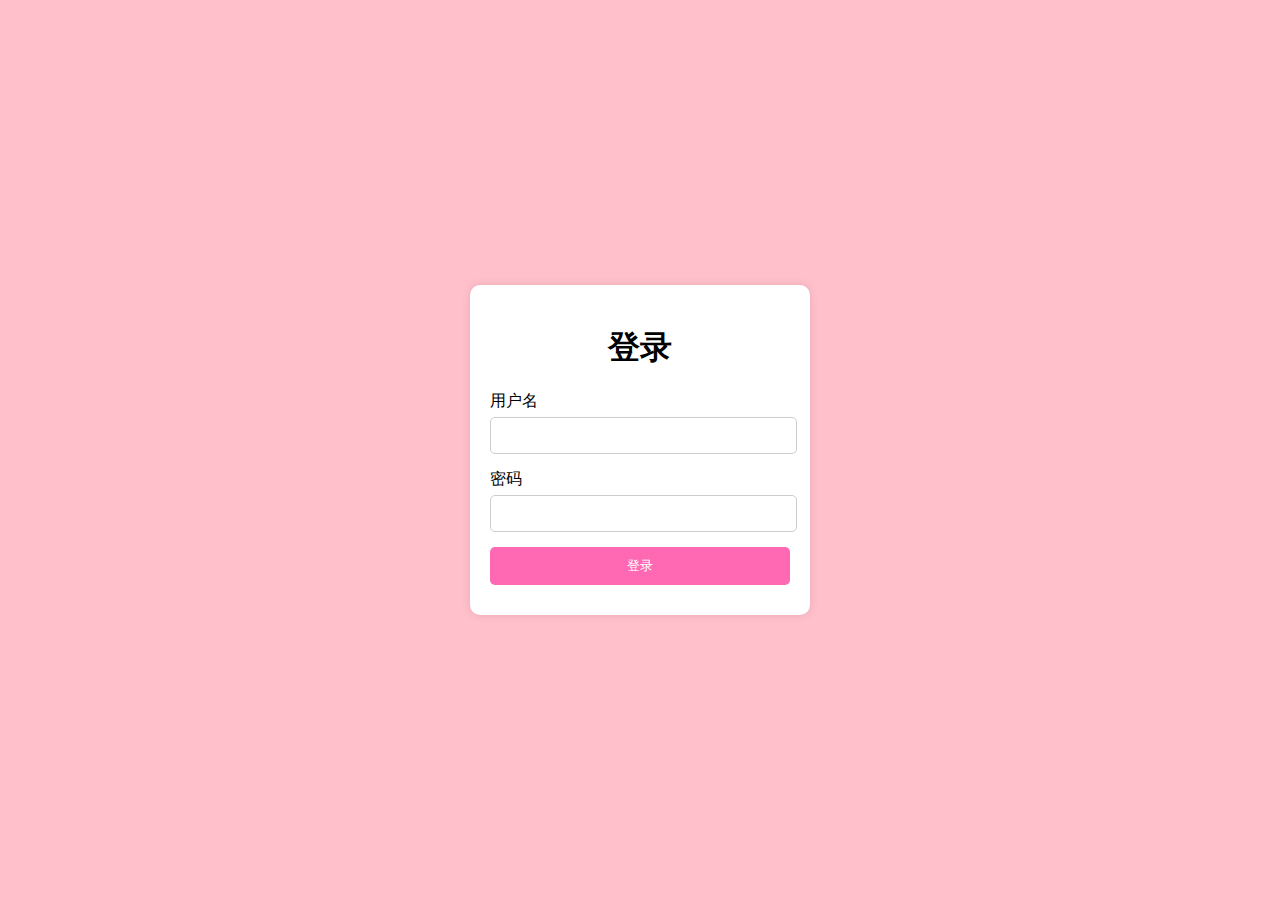
<file: index.html>
<!DOCTYPE html>
<html lang="zh">
<head>
    <meta charset="UTF-8">
    <meta name="viewport" content="width=device-width, initial-scale=1.0">
    <title>登录页面</title>
    <style>
        body {
            background-color: #FFC0CB; /* 粉色背景 */
            font-family: Arial, sans-serif;
            display: flex;
            justify-content: center; /* 水平居中 */
            align-items: center; /* 垂直居中 */
            height: 100vh; /* 100% 高度 */
            margin: 0; /* 去掉默认边距 */
        }
        .login-container {
            background-color: white; /* 背景为白色 */
            padding: 20px;
            border-radius: 10px; /* 圆角 */
            box-shadow: 0 0 10px rgba(0, 0, 0, 0.1); /* 阴影效果 */
            width: 300px; /* 固定宽度 */
        }
        h1 {
            text-align: center; /* 标题居中 */
        }
        .form-group {
            margin-bottom: 15px; /* 表单组之间的间距 */
        }
        label {
            display: block; /* 标签块级显示 */
            margin-bottom: 5px; /* 标签与输入框之间的间距 */
        }
        input[type="text"], input[type="password"] {
            width: 95%; /* 输入框宽度100% */
            padding: 10px; /* 内边距 */
            border: 1px solid #ccc; /* 边框 */
            border-radius: 5px; /* 圆角 */
        }
        .login-button {
            width: 100%; /* 按钮宽度100% */
            padding: 10px;
            background-color: #FF69B4; /* 按钮背景色 */
            color: white; /* 按钮文字颜色 */
            border: none; /* 去掉边框 */
            border-radius: 5px; /* 圆角 */
            cursor: pointer; /* 鼠标指针 */
        }
        .login-button:hover {
            background-color: #FF1493; /* 悬停时的颜色 */
        }
        .error-message {
            color: red; /* 错误信息为红色 */
            text-align: center; /* 居中对齐 */
            margin-top: 10px; /* 顶部间距 */
        }
    </style>
</head>
<body>
    <div class="login-container">
        <h1>登录</h1>
        <form id="loginForm" onsubmit="return validateLogin();">
            <div class="form-group">
                <label for="username">用户名</label>
                <input type="text" id="username" name="username" required>
            </div>
            <div class="form-group">
                <label for="password">密码</label>
                <input type="password" id="password" name="password" required>
            </div>
            <button type="submit" class="login-button">登录</button>
            <div id="error-message" class="error-message"></div>
        </form>
    </div>

    <script>
        const fixedUsername = "cici"; // 固定用户名
        const fixedPassword = "100723"; // 固定密码

        function validateLogin() {
            const username = document.getElementById("username").value;
            const password = document.getElementById("password").value;
            const errorMessage = document.getElementById("error-message");

            if (username !== fixedUsername || password !== fixedPassword) {
                errorMessage.textContent = "用户名或密码错误，请重试。";
                return false; // 阻止表单提交
            }

            // 用户名和密码正确，跳转到 index.html
            window.location.href = "ofter-login.html";
            return false; // 阻止表单的默认提交
        }
    </script>
</body>
</html>
</file>
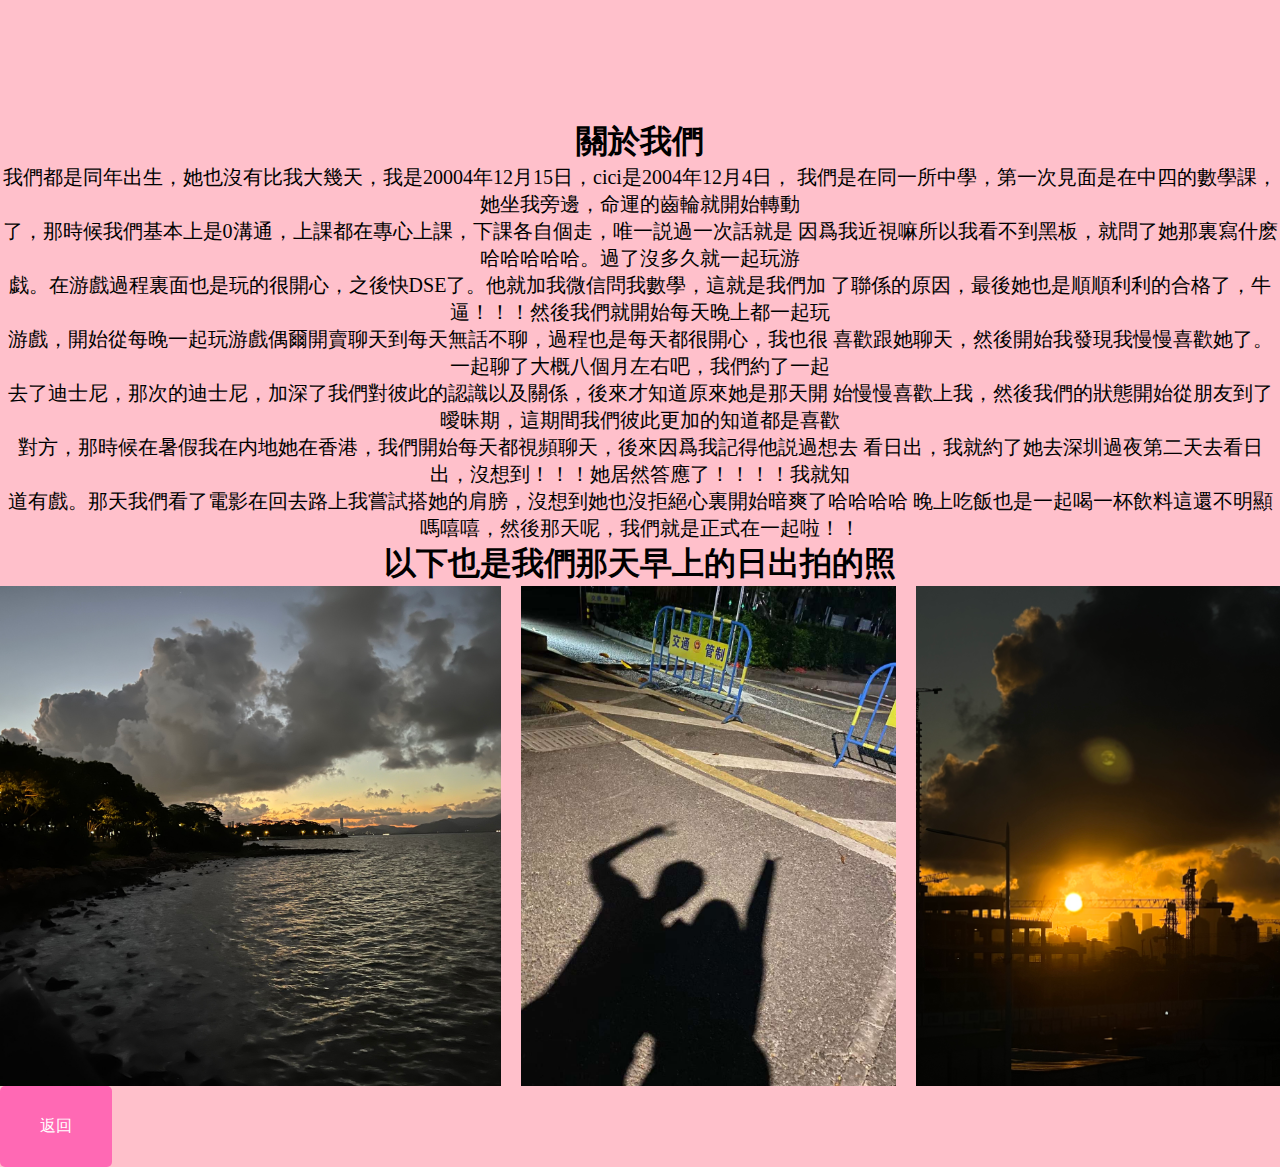
<file: about.html>
<!DOCTYPE html>
<html>
 <head>
    <title>我們的網站</title>
    <link rel="stylesheet" href="css/style.css">
    <title>返回按钮示例</title>
    <style>
       .back-button {
            padding: 30px 40px;
            font-size: 16px;
            background-color: #FF69B4; /* 按钮背景色 */
            color: white; /* 按钮文字颜色 */
            border: none; /* 去掉边框 */
            border-radius: 5px; /* 圆角 */
            cursor: pointer; /* 鼠标指针 */
        }
    </style>
 </head>

 <body>
   <style>
     body{background-color: #FFC0CB;} /*背景顔色 */
     p {
       font-size: 20px; /* 调整文字大小 */
     }
   </style>
    
   <div style="margin-top: 120px; text-align: center;">
      <h1>關於我們</h1>

      <p>我們都是同年出生，她也沒有比我大幾天，我是20004年12月15日，cici是2004年12月4日，
           我們是在同一所中學，第一次見面是在中四的數學課，她坐我旁邊，命運的齒輪就開始轉動<br>
           了，那時候我們基本上是0溝通，上課都在專心上課，下課各自個走，唯一説過一次話就是
           因爲我近視嘛所以我看不到黑板，就問了她那裏寫什麽哈哈哈哈哈。過了沒多久就一起玩游<br>
           戯。在游戲過程裏面也是玩的很開心，之後快DSE了。他就加我微信問我數學，這就是我們加
           了聯係的原因，最後她也是順順利利的合格了，牛逼！！！然後我們就開始每天晚上都一起玩<br>
           游戲，開始從每晚一起玩游戲偶爾開賣聊天到每天無話不聊，過程也是每天都很開心，我也很
           喜歡跟她聊天，然後開始我發現我慢慢喜歡她了。一起聊了大概八個月左右吧，我們約了一起<br>
           去了迪士尼，那次的迪士尼，加深了我們對彼此的認識以及關係，後來才知道原來她是那天開
           始慢慢喜歡上我，然後我們的狀態開始從朋友到了曖昧期，這期間我們彼此更加的知道都是喜歡<br>
           對方，那時候在暑假我在内地她在香港，我們開始每天都視頻聊天，後來因爲我記得他説過想去
           看日出，我就約了她去深圳過夜第二天去看日出，沒想到！！！她居然答應了！！！！我就知<br>
           道有戲。那天我們看了電影在回去路上我嘗試搭她的肩膀，沒想到她也沒拒絕心裏開始暗爽了哈哈哈哈
           晚上吃飯也是一起喝一杯飲料這還不明顯嗎嘻嘻，然後那天呢，我們就是正式在一起啦！！

      </p>

      <h1>以下也是我們那天早上的日出拍的照</h1>

    </div>
   <div class="image-container">
        <img src="Sunrise1.jpg" alt="日出1">
        <img src="Sunrise2.jpg" alt="日出2">
        <img src="Sunrise3.jpg" alt="日出3">
   </div>
   <button class="back-button" onclick="window.history.back();">返回</button>
 </body>

</html>
</file>
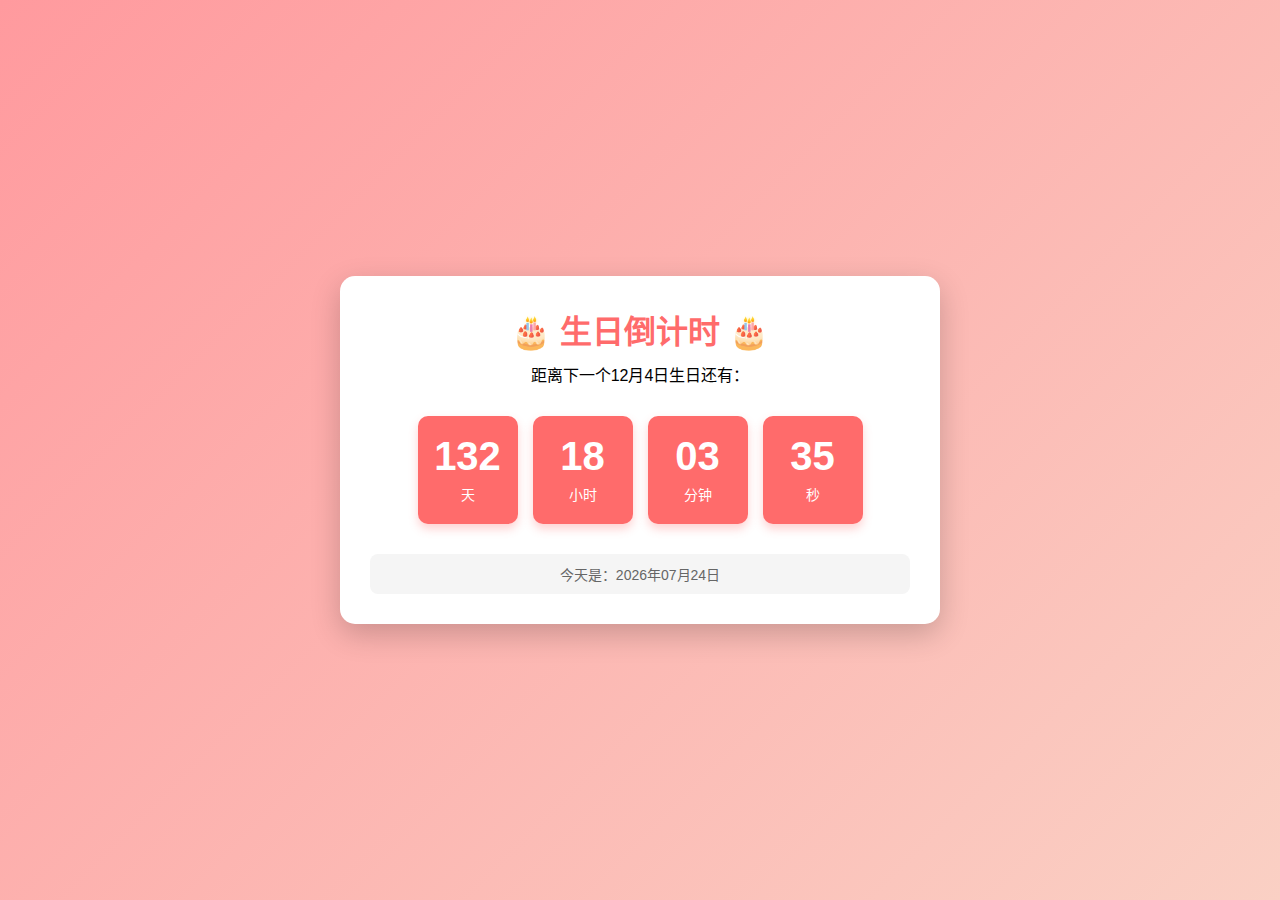
<file: birthday.html>
<!DOCTYPE html>
<html lang="zh-CN">
<head>
    <meta charset="UTF-8">
    <meta name="viewport" content="width=device-width, initial-scale=1.0">
    <title>生日倒计时 - 12月4日</title>
    <style>
        * {
            margin: 0;
            padding: 0;
            box-sizing: border-box;
            font-family: Arial, sans-serif;
        }
        
        body {
            background: linear-gradient(135deg, #ff9a9e, #fad0c4);
            min-height: 100vh;
            display: flex;
            justify-content: center;
            align-items: center;
            padding: 20px;
        }
        
        .container {
            max-width: 600px;
            width: 100%;
            background: white;
            border-radius: 15px;
            padding: 30px;
            text-align: center;
            box-shadow: 0 10px 30px rgba(0,0,0,0.2);
        }
        
        h1 {
            color: #ff6b6b;
            margin-bottom: 10px;
        }
        
        .birthday-date {
            font-size: 24px;
            color: #ff6b6b;
            font-weight: bold;
            margin: 15px 0;
            padding: 10px;
            background: #fff0f0;
            border-radius: 8px;
            display: inline-block;
        }
        
        .countdown {
            display: flex;
            justify-content: center;
            gap: 15px;
            margin: 30px 0;
            flex-wrap: wrap;
        }
        
        .time-box {
            background: #ff6b6b;
            color: white;
            padding: 20px 15px;
            border-radius: 10px;
            min-width: 100px;
            box-shadow: 0 5px 10px rgba(255, 107, 107, 0.3);
        }
        
        .number {
            font-size: 40px;
            font-weight: bold;
            line-height: 1;
        }
        
        .label {
            font-size: 14px;
            margin-top: 8px;
        }
        
        .birthday-message {
            background: #ffefef;
            padding: 20px;
            border-radius: 10px;
            margin: 20px 0;
            display: none;
            animation: pulse 1s infinite;
        }
        
        .birthday-message.show {
            display: block;
        }
        
        .celebrate {
            font-size: 50px;
            margin: 10px 0;
        }
        
        @keyframes pulse {
            0% { transform: scale(1); }
            50% { transform: scale(1.05); }
            100% { transform: scale(1); }
        }
        
        .confetti {
            position: fixed;
            width: 15px;
            height: 15px;
            pointer-events: none;
            opacity: 0.8;
            z-index: 1000;
        }
        
        button {
            background: #4ecdc4;
            color: white;
            border: none;
            padding: 12px 30px;
            font-size: 16px;
            border-radius: 50px;
            cursor: pointer;
            margin-top: 10px;
            transition: all 0.3s;
        }
        
        button:hover {
            background: #3dbcb4;
            transform: translateY(-2px);
        }
        
        .current-date {
            margin-top: 20px;
            font-size: 14px;
            color: #666;
            padding: 10px;
            background: #f5f5f5;
            border-radius: 8px;
        }
        
        .footer {
            margin-top: 30px;
            color: #777;
            font-size: 14px;
        }
    </style>
</head>
<body>
    <div class="container">
        <h1>🎂 生日倒计时 🎂</h1>
        <p>距离下一个12月4日生日还有：</p>
        
        <div class="countdown">
            <div class="time-box">
                <div class="number" id="days">0</div>
                <div class="label">天</div>
            </div>
            <div class="time-box">
                <div class="number" id="hours">0</div>
                <div class="label">小时</div>
            </div>
            <div class="time-box">
                <div class="number" id="minutes">0</div>
                <div class="label">分钟</div>
            </div>
            <div class="time-box">
                <div class="number" id="seconds">0</div>
                <div class="label">秒</div>
            </div>
        </div>
        
        <div class="birthday-message" id="birthdayMessage">
            <div class="celebrate">🎉🎂🎁</div>
            <h2>生日快乐！</h2>
            <p>今天是12月4日，祝你生日快乐！</p>
            <button onclick="stopCelebration()">停止庆祝</button>
        </div>
        
        <div class="current-date">
            今天是：<span id="currentDate"></span>
        </div>
        
    </div>

    <script>
        // 固定生日日期：12月4日
        const BIRTHDAY_MONTH = 11; // 月份是0-11，12月是11
        const BIRTHDAY_DAY = 4;
        
        let isCelebrating = false;
        let confettiInterval;
        
        // 显示当前日期
        function updateCurrentDate() {
            const now = new Date();
            const year = now.getFullYear();
            const month = String(now.getMonth() + 1).padStart(2, '0');
            const day = String(now.getDate()).padStart(2, '0');
            document.getElementById('currentDate').textContent = `${year}年${month}月${day}日`;
        }
        
        function startCountdown() {
            updateCountdown();
            // 每秒更新一次
            setInterval(updateCountdown, 1000);
        }
        
        function updateCountdown() {
            const now = new Date();
            
            // 计算下一个12月4日
            let nextBirthday = new Date(now.getFullYear(), BIRTHDAY_MONTH, BIRTHDAY_DAY);
            
            // 检查今天是否是12月4日
            const isBirthdayToday = 
                now.getDate() === BIRTHDAY_DAY && 
                now.getMonth() === BIRTHDAY_MONTH;
            
            // 如果是生日当天，显示庆祝效果
            if (isBirthdayToday && !isCelebrating) {
                celebrateBirthday();
            }
            
            // 如果是生日当天，倒计时应该是0
            if (isBirthdayToday) {
                document.getElementById('days').textContent = '0';
                document.getElementById('hours').textContent = '00';
                document.getElementById('minutes').textContent = '00';
                document.getElementById('seconds').textContent = '00';
                return;
            }
            
            // 如果今年生日已经过了，计算明年生日
            if (nextBirthday < now) {
                nextBirthday.setFullYear(now.getFullYear() + 1);
            }
            
            // 计算时间差（毫秒）
            const diff = nextBirthday - now;
            
            // 计算天、时、分、秒
            const days = Math.floor(diff / (1000 * 60 * 60 * 24));
            const hours = Math.floor((diff % (1000 * 60 * 60 * 24)) / (1000 * 60 * 60));
            const minutes = Math.floor((diff % (1000 * 60 * 60)) / (1000 * 60));
            const seconds = Math.floor((diff % (1000 * 60)) / 1000);
            
            // 更新显示
            document.getElementById('days').textContent = days;
            document.getElementById('hours').textContent = String(hours).padStart(2, '0');
            document.getElementById('minutes').textContent = String(minutes).padStart(2, '0');
            document.getElementById('seconds').textContent = String(seconds).padStart(2, '0');
        }
        
        function celebrateBirthday() {
            isCelebrating = true;
            
            // 显示生日消息
            document.getElementById('birthdayMessage').classList.add('show');
            
            // 创建五彩纸屑
            createConfetti();
            
            // 播放生日快乐声音
            playBirthdaySound();
        }
        
        function createConfetti() {
            const colors = ['#ff6b6b', '#4ecdc4', '#ffd166', '#06d6a0', '#118ab2', '#ef476f'];
            
            // 创建150个五彩纸屑
            for (let i = 0; i < 150; i++) {
                createSingleConfetti(colors);
            }
            
            // 持续创建纸屑直到停止
            confettiInterval = setInterval(() => {
                if (isCelebrating) {
                    for (let i = 0; i < 20; i++) {
                        createSingleConfetti(colors);
                    }
                }
            }, 500);
        }
        
        function createSingleConfetti(colors) {
            const confetti = document.createElement('div');
            confetti.className = 'confetti';
            
            const color = colors[Math.floor(Math.random() * colors.length)];
            const size = Math.random() * 15 + 5;
            const left = Math.random() * 100;
            const animationDuration = Math.random() * 3 + 2;
            
            confetti.style.backgroundColor = color;
            confetti.style.width = `${size}px`;
            confetti.style.height = `${size}px`;
            confetti.style.left = `${left}vw`;
            confetti.style.top = '-20px';
            confetti.style.borderRadius = '50%';
            confetti.style.position = 'fixed';
            confetti.style.zIndex = '1000';
            confetti.style.pointerEvents = 'none';
            
            // 添加动画
            confetti.style.animation = `fall ${animationDuration}s linear forwards`;
            
            document.body.appendChild(confetti);
            
            // 动画结束后移除元素
            setTimeout(() => {
                if (confetti.parentNode) {
                    confetti.remove();
                }
            }, animationDuration * 1000);
        }
        
        // 添加下落动画到样式
        const style = document.createElement('style');
        style.textContent = `
            @keyframes fall {
                0% {
                    transform: translateY(0) rotate(0deg);
                    opacity: 1;
                }
                100% {
                    transform: translateY(100vh) rotate(360deg);
                    opacity: 0;
                }
            }
        `;
        document.head.appendChild(style);
        
        function playBirthdaySound() {
            // 创建简单的生日快乐音频
            const audioContext = new (window.AudioContext || window.webkitAudioContext)();
            
            // 生日快乐歌的旋律（简版）
            const melody = [
                {note: 'C4', duration: 0.5},
                {note: 'C4', duration: 0.5},
                {note: 'D4', duration: 1},
                {note: 'C4', duration: 1},
                {note: 'F4', duration: 1},
                {note: 'E4', duration: 2}
            ];
            
            const noteFreq = {
                'C4': 261.63,
                'D4': 293.66,
                'E4': 329.63,
                'F4': 349.23
            };
            
            let time = audioContext.currentTime;
            
            melody.forEach(tone => {
                const oscillator = audioContext.createOscillator();
                const gainNode = audioContext.createGain();
                
                oscillator.connect(gainNode);
                gainNode.connect(audioContext.destination);
                
                oscillator.frequency.value = noteFreq[tone.note];
                oscillator.type = 'sine';
                
                gainNode.gain.setValueAtTime(0, time);
                gainNode.gain.linearRampToValueAtTime(0.1, time + 0.01);
                gainNode.gain.exponentialRampToValueAtTime(0.01, time + tone.duration);
                
                oscillator.start(time);
                oscillator.stop(time + tone.duration);
                
                time += tone.duration;
            });
        }
        
        function stopCelebration() {
            isCelebrating = false;
            
            // 隐藏生日消息
            document.getElementById('birthdayMessage').classList.remove('show');
            
            // 停止纸屑生成
            if (confettiInterval) {
                clearInterval(confettiInterval);
            }
            
            // 移除所有五彩纸屑
            const confettiElements = document.querySelectorAll('.confetti');
            confettiElements.forEach(confetti => confetti.remove());
        }
        
        // 页面加载时自动开始倒计时
        window.addEventListener('load', () => {
            updateCurrentDate();
            startCountdown();
        });
    </script>
</body>
</html>
</file>
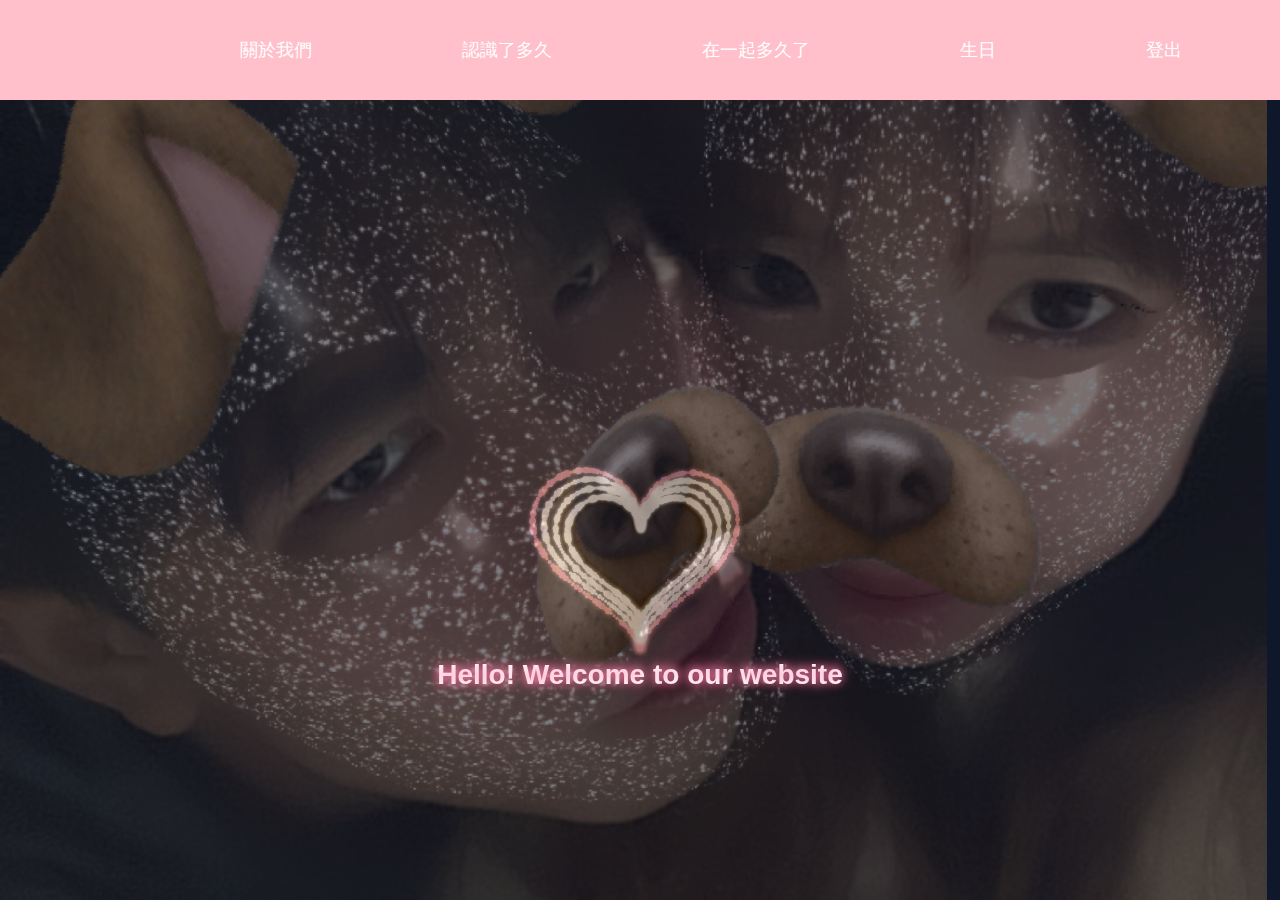
<file: ofter-login.html>
<!DOCTYPE html>
<html>
 <head>
     <title>我們的網站</title>
     <link rel="stylesheet" href="css/style.css">
    
     <style>  /*文字和圖片*/
        body {
            display: flex;
            justify-content: center;
            align-items: center;
            height: 100vh;
            background-color: white; /* 背景顏色 */
            font-family: Arial, sans-serif;
            color: black; /* 文字顏色 */
            position: relative; /* 為倒影定位 */
            overflow: hidden; /* 隱藏溢出 */
        }
        .container {
            position: relative; /* 為子元素定位 */
            text-align: center; /* 文字居中 */
        }

        .text {
            animation: fade 3s infinite; /* 漸變效果 */
        }
        @keyframes fade {
            0% {
                opacity: 0; /* 開始時透明 */
            }
            50% {
                opacity: 1; /* 中間時完全可見 */
            }
            100% {
                opacity: 0; /* 結束時透明 */
            }
        }
        .shadow {
            position: absolute;
            top: 0;
            left: 0;
            color: rgba(255, 255, 255, 0.2); /* 倒影顏色 */
            filter: blur(5px); /* 倒影模糊 */
            transform: scaleY(-1); /* 垂直翻轉 */
        }

        .bg-image {
            position: fixed; /* 固定背景，滚动不偏移 */
            top: 0;
            left: 0;
            width: 99vw; /* 充满屏幕宽度 */
            height: 100vh; /* 充满屏幕高度 */
            z-index: 1; /* 层级最低，在最下层 */
            opacity: 0.5; /* 降低透明度，让图片更浅 */
            filter: brightness(0.9); /* 提高亮度，进一步淡化图片 */
            object-fit: cover; /* 图片自适应容器，不拉伸变形 */
        }
        
    </style>

    <style>
        body {
            margin: 0;
            overflow: hidden; /* 隱藏滾動條 */
            background-color: white; /* 背景顏色 */
        }
        canvas {
            display: block; /* 使 canvas 填滿整個視窗 */
        }
    </style>

    <style> /*愛心*/
        body {
            margin: 0;
            overflow: hidden;
            background: #0f172a;
        }
        canvas {
            display: block;
        }
        .text-container {
            position: absolute;
            top: 75%;
            left: 50%;
            transform: translate(-50%, -50%);
            font-size: 28px;
            color: #fff;
            text-shadow: 0 0 8px rgba(255, 100, 150, 0.8);
            font-weight: 600;
            z-index: 10;
            animation: blink 3s infinite ease-in-out;
        }
        @keyframes blink {
            0%, 100% { opacity: 1; }
            50% { opacity: 0.6; }
        }
    </style>

 </head>

 <body>

   <header class="headerWrap">
    <div class="header">
        <div class="right">
          <a class="nav-item" href="about.html">關於我們</a>
          <a class="nav-item" href="how-long-known.html">認識了多久</a>
          <a class="nav-item" href="how-long-together.html">在一起多久了</a>
          <a class="nav-item" href="birthday.html">生日</a>
          <a class="nav-item" href="#" id="logout-button">登出</a>
        </div>
    </div>
   </header>

   <script>
      document.getElementById('logout-button').addEventListener('click', function(event) {
      event.preventDefault(); // 防止默認行為
  
       // 在這裡執行登出邏輯

       // 先重定向到登出頁面
      window.location.replace('index.html'); // 用實際的登出後頁面替換

      // 添加新的歷史紀錄項
      history.pushState(null, '', 'index.html'); // 這一行確保用戶無法返回
     });
   </script>
   
   <div class="text-container">
    <div class="shadow">Hello! Welcome to our website</div> <!-- 倒影 -->
    <div class="text">Hello! Welcome to our website</div> <!-- 主文字 -->
   </div>
   
  <img class="bg-image" src="微信圖片_202510130058592.jpg" alt="浅色背景图"> <!-- 背景圖 -->

   <canvas id="heartCanvas"></canvas>

    <script>
        const canvas = document.getElementById('heartCanvas');
        const ctx = canvas.getContext('2d');
        canvas.width = window.innerWidth;
        canvas.height = window.innerHeight;

        // 3D粒子
        class Particle {
            constructor(x, y, z) {
                this.x = x;
                this.y = y;
                this.z = z;
                this.baseX = x;
                this.baseY = y;
                this.baseZ = z;
                this.size = Math.random() * 2 + 1.5;
                this.speed = Math.random() * 0.3 + 0.1;
                this.pulse = Math.random() * Math.PI * 2;
                this.color = this.getColorByDepth(z);
            }

            getColorByDepth(z) {
                const brightness = 80 - (z * 30);
                const hue = Math.random() * 30 + 330;
                return `hsla(${hue}, 80%, ${brightness}%, 0.9)`;
            }

            update(angleX, angleY) {
                let x = this.baseX;
                let y = this.baseY;
                let z = this.baseZ;

                // 绕Y轴旋转
                const tempX = x;
                x = tempX * Math.cos(angleY) - z * Math.sin(angleY);
                z = tempX * Math.sin(angleY) + z * Math.cos(angleY);

                // 绕X轴旋转
                const tempY = y;
                y = tempY * Math.cos(angleX) - z * Math.sin(angleX);
                z = tempY * Math.sin(angleX) + z * Math.cos(angleX);

                // 呼吸效果
                this.pulse += 0.02;
                const pulseOffset = Math.sin(this.pulse) * this.speed;
                
                // 透视投影计算 - 这里添加了Y轴偏移，让爱心整体下移
                const scale = 200 / (200 + z);
                // 核心修改：在Y轴位置增加50像素的偏移（值越大越靠下）
                this.screenX = x * scale + canvas.width / 2;
                this.screenY = y * scale + canvas.height / 2 + 100; 
                this.screenSize = this.size * scale;
                this.screenZ = z;
            }

            draw() {
                ctx.shadowColor = this.color;
                ctx.shadowBlur = 5 + (this.screenZ * 0.1);
                
                ctx.fillStyle = this.color;
                ctx.beginPath();
                ctx.arc(this.screenX, this.screenY, this.screenSize, 0, Math.PI * 2);
                ctx.fill();
                
                ctx.shadowBlur = 0;
            }
        }

        let particles = [];
        let angleX = 0;
        let angleY = 0;

        // 生成3D爱心形状
        function create3DHeartShape() {
            const points = [];
            const scale = Math.min(canvas.width, canvas.height) * 0.007;
            const depth = 3;

            for (let d = -depth; d <= depth; d++) {
                const layerScale = 1 - Math.abs(d) / (depth * 3);
                
                for (let t = 0; t <= Math.PI * 2; t += 0.03) {
                    const x = 16 * Math.pow(Math.sin(t), 3);
                    const y = -(13 * Math.cos(t) - 5 * Math.cos(2*t) - 2 * Math.cos(3*t) - Math.cos(4*t));
                    const z = d * 3;
                    
                    points.push({
                        x: x * scale * layerScale,
                        y: y * scale * layerScale,
                        z: z
                    });
                }
            }

            return points;
        }

        function init() {
            particles = [];
            const heartPoints = create3DHeartShape();
            
            heartPoints.forEach(point => {
                particles.push(new Particle(
                    point.x,
                    point.y,
                    point.z
                ));
            });
        }

        function animate() {
            ctx.clearRect(0, 0, canvas.width, canvas.height);
            
            angleX += 0.003;
            angleY += 0.002;
            
            particles.forEach(particle => {
                particle.update(angleX, angleY);
            });
            
            particles.sort((a, b) => b.screenZ - a.screenZ);
            
            ctx.beginPath();
            ctx.strokeStyle = 'rgba(255, 100, 150, 0.05)';
            ctx.lineWidth = 0.3;
            
            particles.forEach((p1, i) => {
                for (let j = i + 1; j < Math.min(i + 15, particles.length); j++) {
                    const p2 = particles[j];
                    const dx = p1.screenX - p2.screenX;
                    const dy = p1.screenY - p2.screenY;
                    const distance = Math.sqrt(dx * dx + dy * dy);
                    
                    if (distance < 25) {
                        ctx.moveTo(p1.screenX, p1.screenY);
                        ctx.lineTo(p2.screenX, p2.screenY);
                    }
                }
            });
            ctx.stroke();
            
            particles.forEach(particle => {
                particle.draw();
            });

            requestAnimationFrame(animate);
        }

        window.addEventListener('resize', () => {
            canvas.width = window.innerWidth;
            canvas.height = window.innerHeight;
            init();
        });

        window.addEventListener('mousemove', (e) => {
            const mouseX = e.clientX / canvas.width - 0.5;
            const mouseY = e.clientY / canvas.height - 0.5;
            angleY = mouseX * Math.PI * 0.3;
            angleX = mouseY * Math.PI * 0.3;
        });

        init();
        animate();
    </script>

 </body>
</html>
</file>
<file: css/style.css>
/* 通配符选择器，清除所有元素的默认内外边距，避免浏览器默认样式差异 */
* {
    margin: 0;
    padding: 0;
}

/* 针对所有<a>标签（链接），去除默认下划线 */
a {
    text-decoration: none;
}

/* 针对所有<li>标签（列表项），去除默认列表标记（如圆点、数字等） */
li {
    list-style: none;
}

/* 头部外层容器样式 */
.headerWrap {
    width: 100%;  /* 宽度占满整个屏幕 */
    height: 100px;  /* 固定高度100px */
    background-color: #FFC0CB;  /* 背景色为浅粉色 */
    position: fixed;  /* 固定定位，相对于浏览器窗口定位 */
    top: 0;  /* 距离窗口顶部0px */
    left: 0;  /* 距离窗口左侧0px */
    z-index: 999;  /* 堆叠顺序，数值越大越靠上，确保头部在其他内容上方 */
}

/* 头部内层容器样式 */
.header {
    width: 1100px;  /* 固定宽度1000px */
    height: 100px;  /* 高度与外层容器一致，确保内容垂直居中 */
    margin: 0 auto;  /* 水平居中对齐 */
    display: flex;  /* 使用弹性布局 */
    justify-content: space-between;  /* 子元素在水平方向两端对齐 */
    align-items: center;  /* 子元素在垂直方向居中对齐 */
}

/* 右侧导航容器样式 */
.right {
    display: flex;  /* 使用弹性布局，使导航项横向排列 */
    flex-direction: row;  /* 明确设为横向排列 */
}

/* 导航项样式 */
.nav-item {
    margin-left: 150px;  /* 每个导航项左侧间距20px，实现项之间的间隔 */
    font-size: 18px;  /* 增加字体大小 */
    color: #FFFFFF;  /* 字体颜色为白色 */
}

.image-container {
    display: flex;
    justify-content: center; /* 水平居中 */
}

.image-container img {
    max-width: 40%; /* 图片最大宽度为40% */
    height: 500px; /* 固定高度 */
    object-fit: cover; /* 保持宽高比并裁剪 */
    margin: 0 10px; /* 添加左右间距 */
}
</file>
